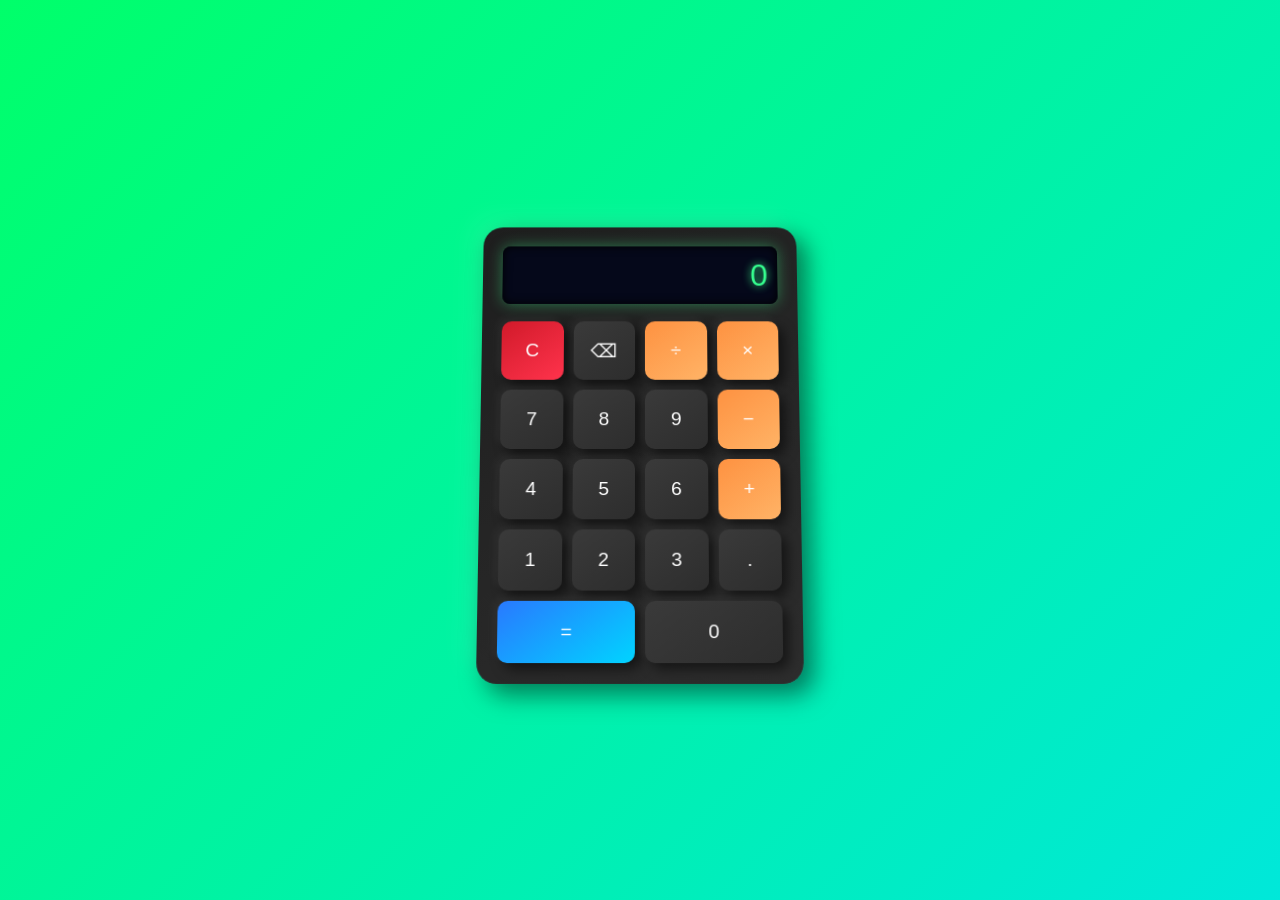
<file: CodeAlpha_Calculator/index.html>
<!DOCTYPE html>
<html lang="en">
<head>
    <meta charset="UTF-8">
    <title>Talking Calculator</title>
    <meta name="viewport" content="width=device-width, initial-scale=1.0">
    <!-- my stylesheet -->
    <link rel="stylesheet" href="style.css">
</head>

<body>

    <div class="calculator">
        <div class="display" id="display">0</div>

        <div class="buttons">
            <button class="clear" id="clear">C</button>
            <button id="backspace">&#x232B;</button>
            <button class="operator">&#xF7;</button>
            <button class="operator">&#xD7;</button>

            <button>7</button>
            <button>8</button>
            <button>9</button>
            <button class="operator">&#x2212;</button>

            <button>4</button>
            <button>5</button>
            <button>6</button>
            <button class="operator">+</button>

            <button>1</button>
            <button>2</button>
            <button>3</button>
            <button>.</button>
            <button class="equal">=</button>

            <button style="grid-column: span 2;">0</button>
        </div>
    </div>

    <script src="script.js"></script>
</body>
</html>
</file>
<file: CodeAlpha_Calculator/style.css>
/* a pinch of reset */
*{
    box-sizing:border-box;
    margin:0;
    padding:0;
}

/* animated gradient background */
body{
    height:100vh;
    display:flex;
    align-items:center;
    justify-content:center;
    font-family:'Segoe UI',Tahoma,sans-serif;
    background: linear-gradient(-45deg,#7f00ff,#e100ff,#00e0ff,#00ff6a);
    background-size:400% 400%;
    animation: bgMove 15s ease infinite;
}

/* slow color shift animation */
@keyframes bgMove{
    0%{background-position:0% 50%;}
    50%{background-position:100% 50%;}
    100%{background-position:0% 50%;}
}

/* calculator body with fake 3D look */
.calculator{
    width:320px;
    background:linear-gradient(145deg,#1e1e1e,#2d2d2d);
    padding:20px;
    border-radius:20px;
    box-shadow: 10px 10px 25px rgba(0,0,0,0.5),
                -10px -10px 25px rgba(255,255,255,0.08);
    transform: perspective(800px) rotateX(5deg);
    transition: transform .4s ease;
}
.calculator:hover{
    transform: perspective(800px) rotateX(0deg) translateY(-5px);
}

/* glowing digital display */
.display{
    background:#05081a;
    color:#36ff8f;
    height:60px;
    line-height:60px;
    text-align:right;
    font-size:2rem;
    padding:0 10px;
    border-radius:8px;
    margin-bottom:18px;
    text-shadow:0 0 8px #36ff8f;
    box-shadow: inset 0 0 10px #000, 0 0 15px rgba(54,255,143,0.4);
}

/* buttons grid */
.buttons{
    display:grid;
    grid-template-columns: repeat(4,1fr);
    gap:10px;
}

/* 3D button styling */
button{
    height:60px;
    font-size:1.2rem;
    border:none;
    border-radius:10px;
    background:linear-gradient(145deg,#3a3a3a,#2d2d2d);
    color:#fff;
    cursor:pointer;
    box-shadow:6px 6px 12px rgba(0,0,0,0.5),
               -4px -4px 10px rgba(255,255,255,0.05);
    transition: all .2s ease;
}
button:hover{
    transform:translateY(-4px);
    box-shadow:8px 8px 16px rgba(0,0,0,0.6),
               -4px -4px 10px rgba(255,255,255,0.08);
}
button:active{
    transform:translateY(2px);
    box-shadow:inset 4px 4px 8px rgba(0,0,0,0.6),
               inset -4px -4px 8px rgba(255,255,255,0.05);
}

/* special colors */
.operator{
    background:linear-gradient(145deg,#fe9241,#ffb366);
}
.equal{
    background:linear-gradient(145deg,#2979ff,#00d4ff);
    grid-column:span 2;
}
.clear{
    background:linear-gradient(145deg,#d11a2a,#ff334c);
}

/* slight glowing hover for special buttons */
.operator:hover,.equal:hover,.clear:hover{
    filter:brightness(1.15);
}
</file>
